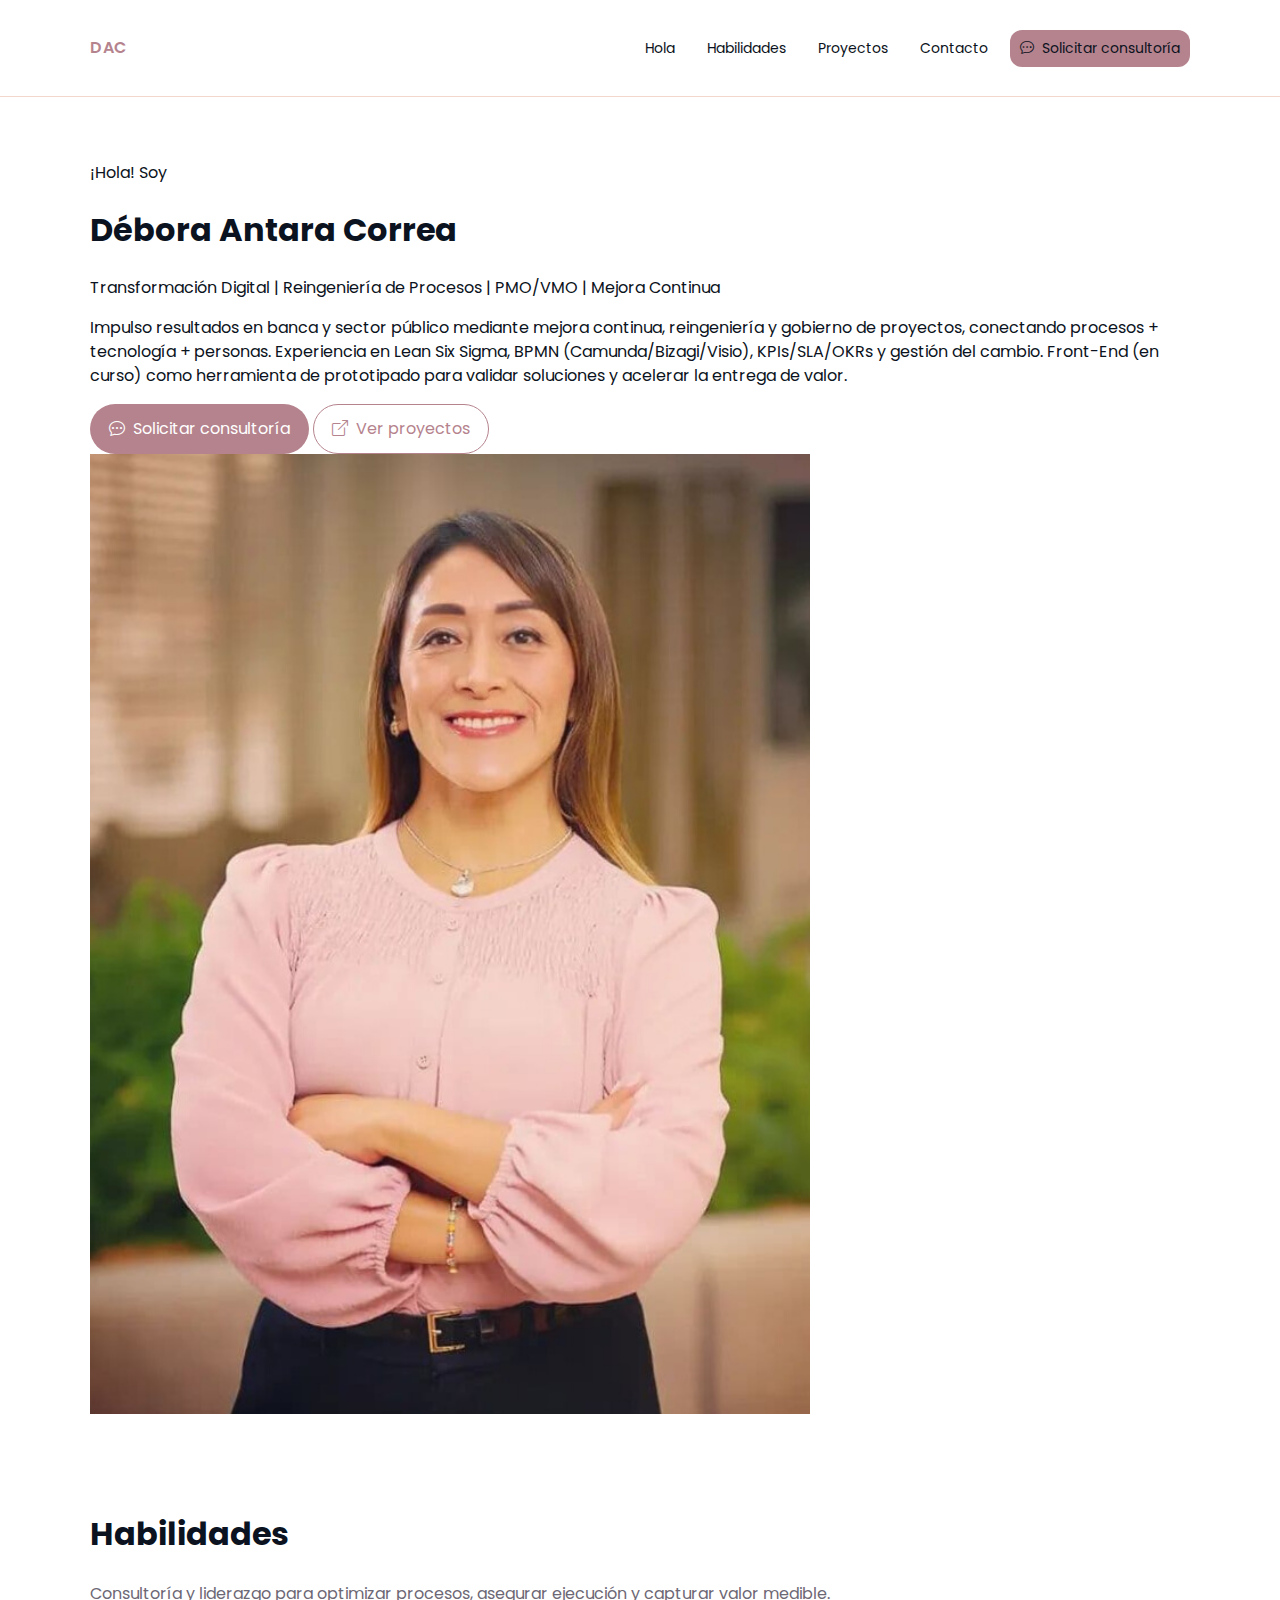
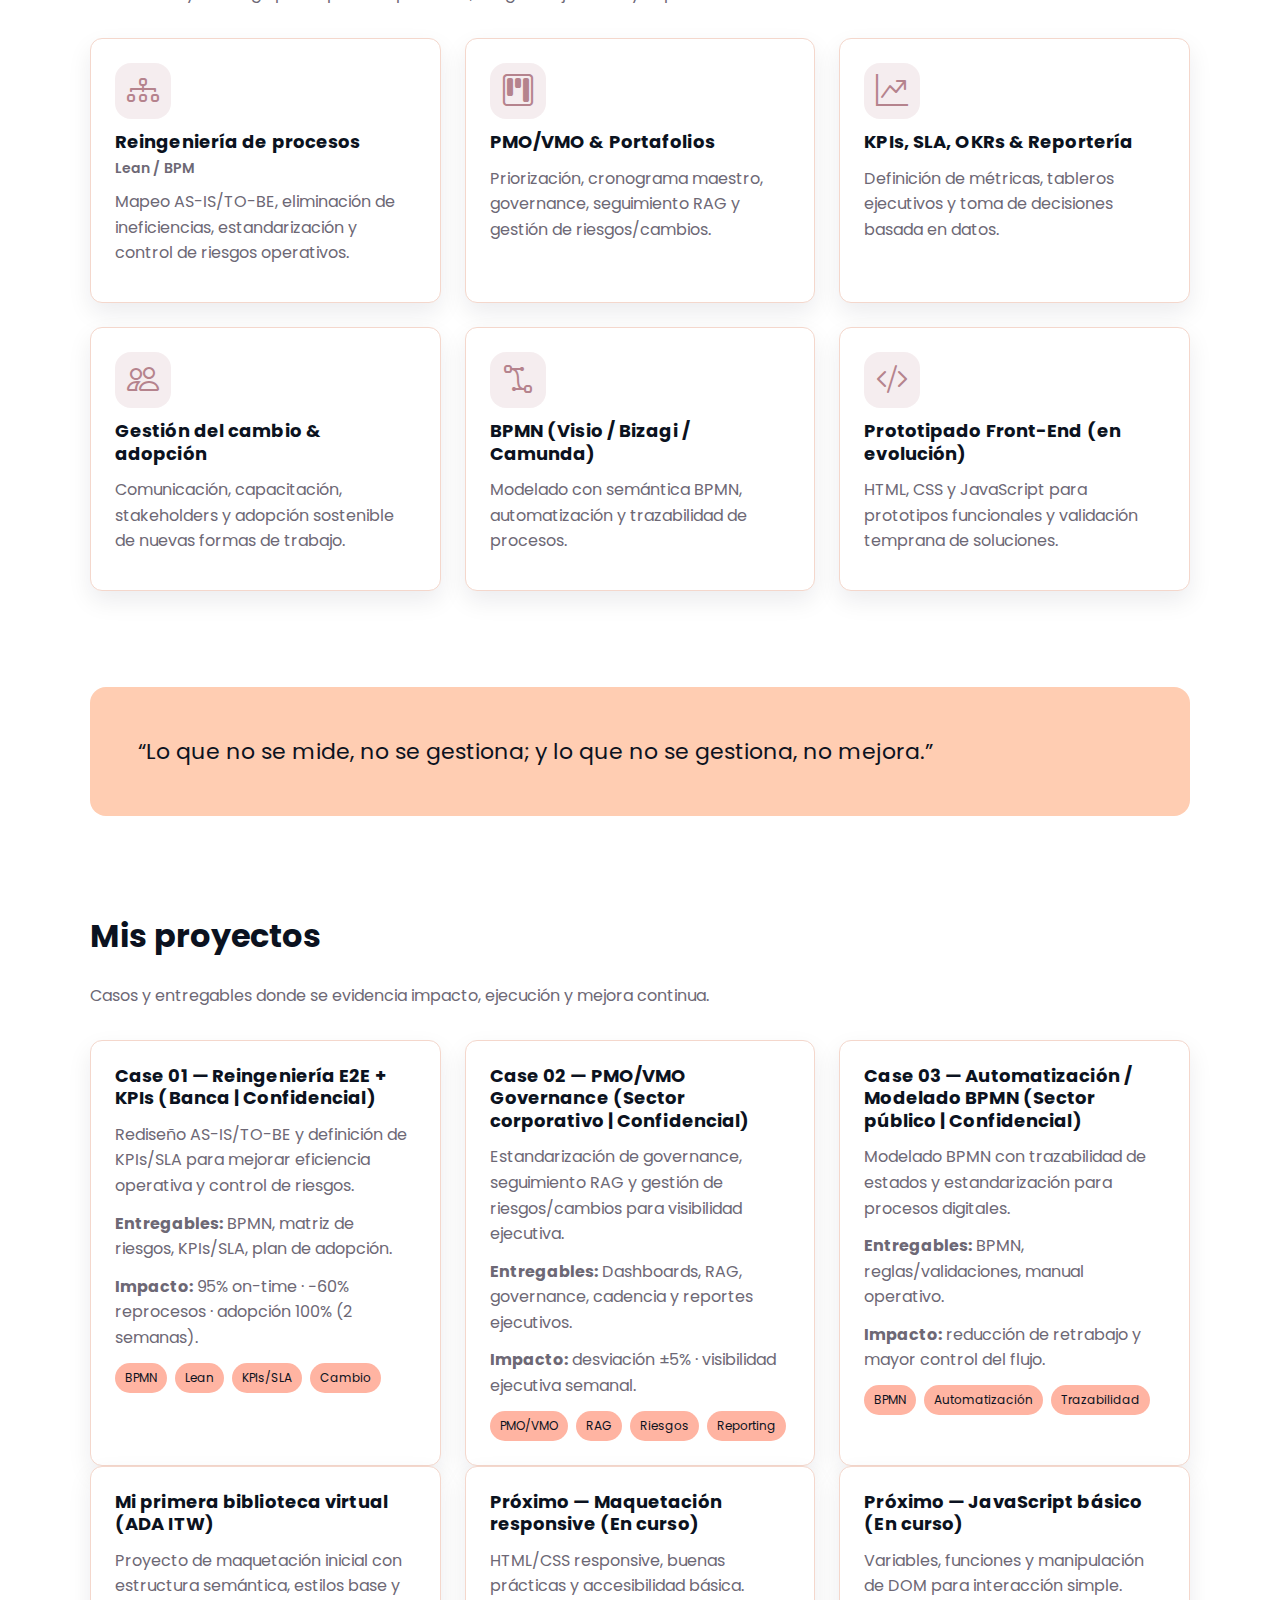
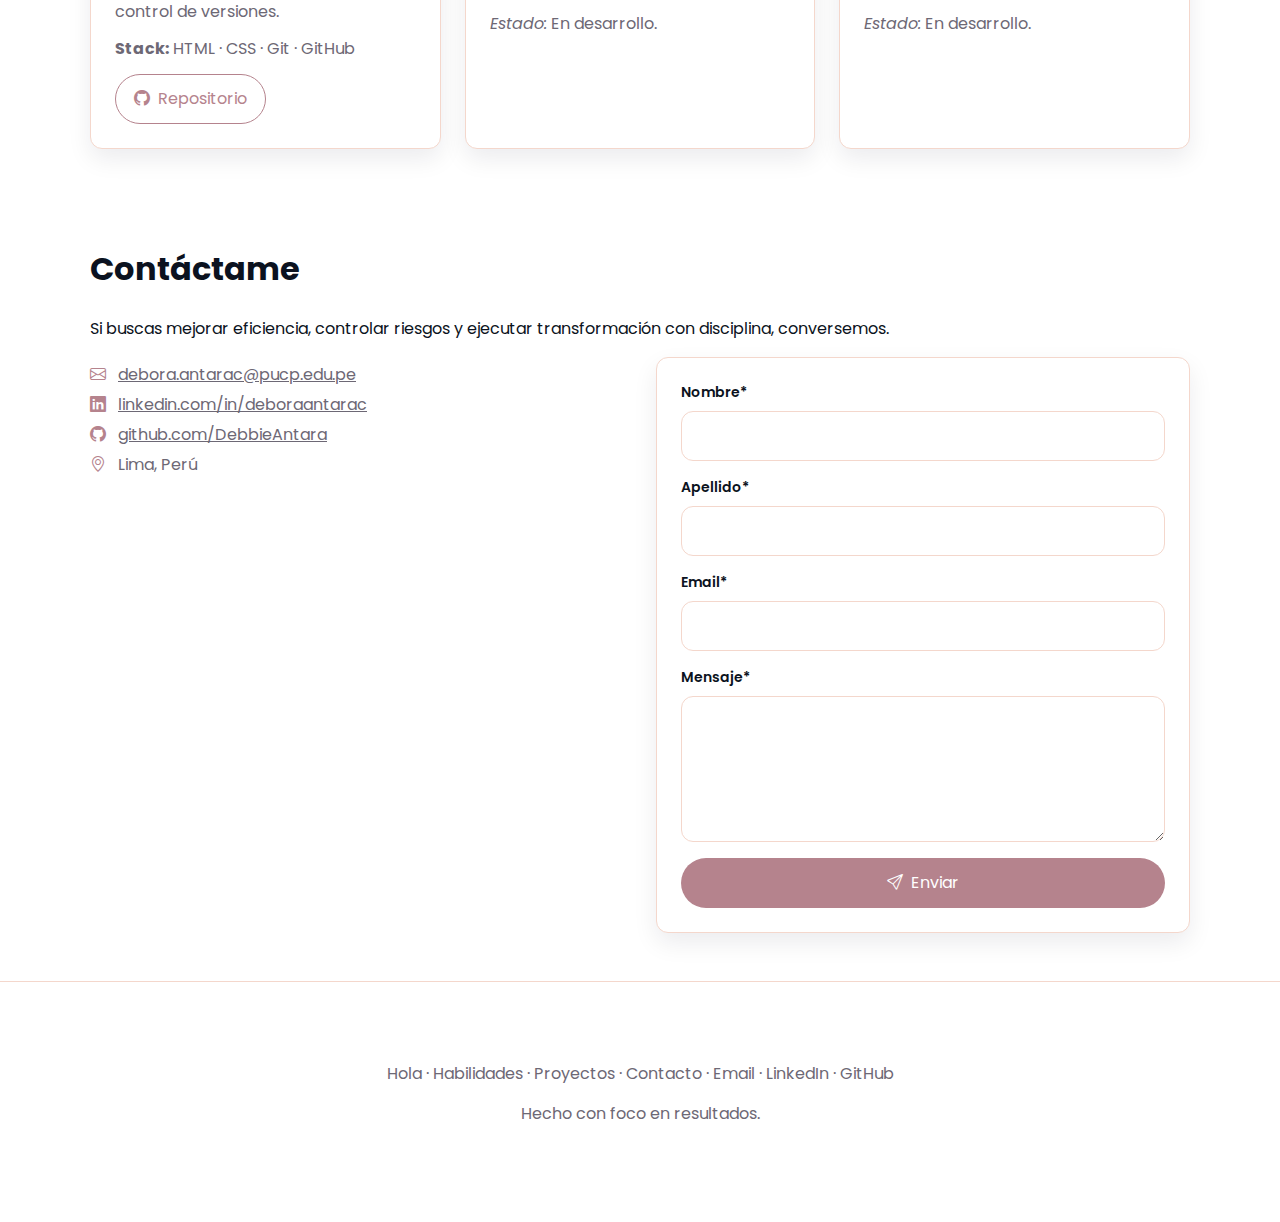
<file: index.html>
<!doctype html>
<html lang="es">
<head>
  <!-- Básicos -->
  <meta charset="utf-8">
  <meta name="viewport" content="width=device-width, initial-scale=1">
  <title>Débora Antara Correa — Portafolio</title>
  <meta name="description" content="Transformación Digital, Reingeniería de Procesos y PMO/VMO. Portafolio profesional y proyectos Front-End.">
  <meta name="author" content="Débora Antara Correa">
  <meta name="robots" content="index, follow">
  <link rel="canonical" href="https://deboraantara.ltconsulting-group.com/">

  <!-- Open Graph (preview al compartir link) -->
  <meta property="og:title" content="Débora Antara Correa — Portafolio">
  <meta property="og:description" content="Transformación Digital, Reingeniería de Procesos y PMO/VMO.">
  <meta property="og:type" content="website">
  <meta property="og:url" content="https://deboraantara.ltconsulting-group.com/">
  <meta property="og:image" content="https://deboraantara.ltconsulting-group.com/assets/og/og-cover.png">
  <meta property="og:image:secure_url" content="https://deboraantara.ltconsulting-group.com/assets/og/og-cover.png">
  <meta property="og:image:type" content="image/png">
  <meta property="og:image:width" content="1200">
  <meta property="og:image:height" content="630">
  <meta property="og:image:alt" content="Portafolio de Débora Antara Correa">
  <meta property="og:locale" content="es_PE">
  <meta property="og:site_name" content="Débora Antara Correa — Portafolio">

  <!-- Iconos / color del navegador -->
  <link rel="icon" type="image/png" sizes="16x16" href="assets/icons/favicon-16x16.png">
  <link rel="icon" type="image/png" sizes="32x32" href="assets/icons/favicon-32x32.png">
  <meta name="theme-color" content="#B5838D">

  <!-- Fuentes + Bootstrap Icons -->
  <link rel="preconnect" href="https://fonts.googleapis.com">
  <link rel="preconnect" href="https://fonts.gstatic.com" crossorigin>
  <link href="https://fonts.googleapis.com/css2?family=Poppins:wght@400;600&display=swap" rel="stylesheet">
  <link rel="stylesheet" href="https://cdn.jsdelivr.net/npm/bootstrap-icons@1.11.3/font/bootstrap-icons.css">

  <!-- CSS (tokens primero) -->
  <link rel="stylesheet" href="css/tokens.css">
  <link rel="stylesheet" href="css/styles.css">
</head>

<body>
  <!-- Accesibilidad: salto directo al contenido -->
  <a class="skip-link" href="#contenido">Saltar al contenido</a>

  <!-- Navbar (sticky + menú móvil) -->
  <header class="navbar">
    <div class="container inner">
      <a class="brand" href="#hola" aria-label="Inicio">DAC</a>

      <!-- Botón menú móvil -->
      <button class="nav-toggle" type="button" aria-label="Abrir menú" aria-expanded="false" aria-controls="menu">
        <i class="bi bi-list" aria-hidden="true"></i>
      </button>

      <!-- Menú principal -->
      <nav id="menu" class="menu" aria-label="Principal">
        <a href="#hola">Hola</a>
        <a href="#especialidades">Habilidades</a>
        <a href="#proyectos">Proyectos</a>
        <a href="#contacto">Contacto</a>

        <a class="cta" href="#contacto" aria-label="Solicitar consultoría">
          <i class="bi bi-chat-dots" aria-hidden="true"></i> Solicitar consultoría
        </a>
      </nav>
    </div>
  </header>

  <main id="contenido">
    <!-- Hero (presentación + CTA) -->
    <section id="hola" class="container hero" aria-labelledby="hero-title">
      <div class="txt">
        <p class="hi">¡Hola! Soy</p>
        <h1 id="hero-title">Débora Antara Correa</h1>
        <p class="sub">Transformación Digital | Reingeniería de Procesos | PMO/VMO | Mejora Continua</p>

        <p class="lead">
          Impulso resultados en banca y sector público mediante mejora continua, reingeniería y gobierno de proyectos,
          conectando procesos + tecnología + personas. Experiencia en Lean Six Sigma, BPMN (Camunda/Bizagi/Visio),
          KPIs/SLA/OKRs y gestión del cambio. Front-End (en curso) como herramienta de prototipado para validar
          soluciones y acelerar la entrega de valor.
        </p>

        <div class="actions">
          <a class="btn" href="#contacto">
            <i class="bi bi-chat-dots" aria-hidden="true"></i> Solicitar consultoría
          </a>
          <a class="btn outline" href="#proyectos">
            <i class="bi bi-box-arrow-up-right" aria-hidden="true"></i> Ver proyectos
          </a>
        </div>
      </div>

      <img class="photo"
           src="assets/img/debora.jpg"
           width="720" height="960"
           decoding="async" fetchpriority="high"
           alt="Débora Antara Correa – Transformación Digital y Procesos">
    </section>

    <!-- Habilidades (cards) -->
    <section id="especialidades" class="container" aria-labelledby="esp-title">
      <h2 id="esp-title" class="section-title">Habilidades</h2>
      <p class="section-lead">Consultoría y liderazgo para optimizar procesos, asegurar ejecución y capturar valor medible.</p>

      <div class="grid">
        <article class="card">
          <div class="icon"><i class="bi bi-diagram-3" aria-hidden="true"></i></div>
          <h3>
            Reingeniería de procesos
            <span class="h3-sub">Lean / BPM</span>
          </h3>
          <p>Mapeo AS-IS/TO-BE, eliminación de ineficiencias, estandarización y control de riesgos operativos.</p>
        </article>

        <article class="card">
          <div class="icon"><i class="bi bi-kanban" aria-hidden="true"></i></div>
          <h3>PMO/VMO &amp; Portafolios</h3>
          <p>Priorización, cronograma maestro, governance, seguimiento RAG y gestión de riesgos/cambios.</p>
        </article>

        <article class="card">
          <div class="icon"><i class="bi bi-graph-up-arrow" aria-hidden="true"></i></div>
          <h3>KPIs, SLA, OKRs &amp; Reportería</h3>
          <p>Definición de métricas, tableros ejecutivos y toma de decisiones basada en datos.</p>
        </article>

        <article class="card">
          <div class="icon"><i class="bi bi-people" aria-hidden="true"></i></div>
          <h3>Gestión del cambio &amp; adopción</h3>
          <p>Comunicación, capacitación, stakeholders y adopción sostenible de nuevas formas de trabajo.</p>
        </article>

        <article class="card">
          <div class="icon"><i class="bi bi-bezier2" aria-hidden="true"></i></div>
          <h3>BPMN (Visio / Bizagi / Camunda)</h3>
          <p>Modelado con semántica BPMN, automatización y trazabilidad de procesos.</p>
        </article>

        <article class="card">
          <div class="icon"><i class="bi bi-code-slash" aria-hidden="true"></i></div>
          <h3>Prototipado Front-End (en evolución)</h3>
          <p>HTML, CSS y JavaScript para prototipos funcionales y validación temprana de soluciones.</p>
        </article>
      </div>
    </section>

    <!-- Cita (mensaje corto) -->
    <section id="cita" class="container">
      <blockquote class="quote">“Lo que no se mide, no se gestiona; y lo que no se gestiona, no mejora.”</blockquote>
    </section>

    <!-- Proyectos (consultoría + front-end) -->
    <section id="proyectos" class="container" aria-labelledby="proy-title">
      <h2 id="proy-title" class="section-title">Mis proyectos</h2>
      <p class="section-lead">Casos y entregables donde se evidencia impacto, ejecución y mejora continua.</p>

      <div class="grid">
        <article class="card">
          <h3>Case 01 — Reingeniería E2E + KPIs (Banca | Confidencial)</h3>
          <p>Rediseño AS-IS/TO-BE y definición de KPIs/SLA para mejorar eficiencia operativa y control de riesgos.</p>
          <p><strong>Entregables:</strong> BPMN, matriz de riesgos, KPIs/SLA, plan de adopción.</p>
          <p><strong>Impacto:</strong> 95% on-time · −60% reprocesos · adopción 100% (2 semanas).</p>
          <div class="chips">
            <span class="chip">BPMN</span><span class="chip">Lean</span><span class="chip">KPIs/SLA</span><span class="chip">Cambio</span>
          </div>
        </article>

        <article class="card">
          <h3>Case 02 — PMO/VMO Governance (Sector corporativo | Confidencial)</h3>
          <p>Estandarización de governance, seguimiento RAG y gestión de riesgos/cambios para visibilidad ejecutiva.</p>
          <p><strong>Entregables:</strong> Dashboards, RAG, governance, cadencia y reportes ejecutivos.</p>
          <p><strong>Impacto:</strong> desviación ±5% · visibilidad ejecutiva semanal.</p>
          <div class="chips">
            <span class="chip">PMO/VMO</span><span class="chip">RAG</span><span class="chip">Riesgos</span><span class="chip">Reporting</span>
          </div>
        </article>

        <article class="card">
          <h3>Case 03 — Automatización / Modelado BPMN (Sector público | Confidencial)</h3>
          <p>Modelado BPMN con trazabilidad de estados y estandarización para procesos digitales.</p>
          <p><strong>Entregables:</strong> BPMN, reglas/validaciones, manual operativo.</p>
          <p><strong>Impacto:</strong> reducción de retrabajo y mayor control del flujo.</p>
          <div class="chips">
            <span class="chip">BPMN</span><span class="chip">Automatización</span><span class="chip">Trazabilidad</span>
          </div>
        </article>
      </div>

      <div class="grid">
        <article class="card">
          <h3>Mi primera biblioteca virtual (ADA ITW)</h3>
          <p>Proyecto de maquetación inicial con estructura semántica, estilos base y control de versiones.</p>
          <p><strong>Stack:</strong> HTML · CSS · Git · GitHub</p>
          <div class="actions">
            <a class="btn outline"
               href="https://github.com/DebbieAntara/MI-PRIMERA-BIBLIOTECA-VIRTUAL"
               target="_blank" rel="noopener noreferrer">
              <i class="bi bi-github" aria-hidden="true"></i> Repositorio
            </a>
          </div>
        </article>

        <article class="card">
          <h3>Próximo — Maquetación responsive (En curso)</h3>
          <p>HTML/CSS responsive, buenas prácticas y accesibilidad básica.</p>
          <p><em>Estado:</em> En desarrollo.</p>
        </article>

        <article class="card">
          <h3>Próximo — JavaScript básico (En curso)</h3>
          <p>Variables, funciones y manipulación de DOM para interacción simple.</p>
          <p><em>Estado:</em> En desarrollo.</p>
        </article>
      </div>
    </section>

    <!-- Contacto (lista + formulario demo) -->
    <section id="contacto" class="container" aria-labelledby="contact-title">
      <h2 id="contact-title" class="section-title">Contáctame</h2>
      <p>Si buscas mejorar eficiencia, controlar riesgos y ejecutar transformación con disciplina, conversemos.</p>

      <div class="contact-grid">
        <div class="contact-list">
          <p><i class="bi bi-envelope" aria-hidden="true"></i>
            <a href="mailto:debora.antarac@pucp.edu.pe">debora.antarac@pucp.edu.pe</a>
          </p>
          <p><i class="bi bi-linkedin" aria-hidden="true"></i>
            <a href="https://www.linkedin.com/in/deboraantarac" target="_blank" rel="noopener noreferrer">
              linkedin.com/in/deboraantarac
            </a>
          </p>
          <p><i class="bi bi-github" aria-hidden="true"></i>
            <a href="https://github.com/DebbieAntara" target="_blank" rel="noopener noreferrer">
              github.com/DebbieAntara
            </a>
          </p>
          <p><i class="bi bi-geo-alt" aria-hidden="true"></i> Lima, Perú</p>
        </div>

        <form class="contact-form" action="#" method="post">
          <div class="form-row">
            <label for="nombre">Nombre*</label>
            <input id="nombre" name="nombre" type="text" autocomplete="given-name" required>
          </div>

          <div class="form-row">
            <label for="apellido">Apellido*</label>
            <input id="apellido" name="apellido" type="text" autocomplete="family-name" required>
          </div>

          <div class="form-row">
            <label for="email">Email*</label>
            <input id="email" name="email" type="email" autocomplete="email" required>
          </div>

          <div class="form-row">
            <label for="mensaje">Mensaje*</label>
            <textarea id="mensaje" name="mensaje" rows="5" required></textarea>
          </div>

          <button class="btn" type="submit">
            <i class="bi bi-send" aria-hidden="true"></i> Enviar
          </button>
        </form>
      </div>
    </section>
  </main>

  <!-- Footer (links + cierre) -->
  <footer class="footer">
    <div class="container">
      <nav class="footer-nav" aria-label="Secundario">
        <a href="#hola">Hola</a> ·
        <a href="#especialidades">Habilidades</a> ·
        <a href="#proyectos">Proyectos</a> ·
        <a href="#contacto">Contacto</a> ·
        <a href="mailto:debora.antarac@pucp.edu.pe">Email</a> ·
        <a href="https://www.linkedin.com/in/deboraantarac" target="_blank" rel="noopener noreferrer">LinkedIn</a> ·
        <a href="https://github.com/DebbieAntara" target="_blank" rel="noopener noreferrer">GitHub</a>
      </nav>
      <p>Hecho con foco en resultados.</p>
    </div>
  </footer>

  <!-- JS mínimo: menú móvil -->
  <script>
    const btn = document.querySelector('.nav-toggle');
    const menu = document.querySelector('#menu');

    if(btn && menu){
      const links = menu.querySelectorAll('a');

      function setOpen(state){
        menu.classList.toggle('is-open', state);
        btn.setAttribute('aria-expanded', state ? 'true' : 'false');
        btn.setAttribute('aria-label', state ? 'Cerrar menú' : 'Abrir menú');
        btn.innerHTML = state
          ? '<i class="bi bi-x-lg" aria-hidden="true"></i>'
          : '<i class="bi bi-list" aria-hidden="true"></i>';
      }

      btn.addEventListener('click', () => setOpen(!menu.classList.contains('is-open')));
      links.forEach(a => a.addEventListener('click', () => setOpen(false)));
      document.addEventListener('keydown', (e) => { if(e.key === 'Escape') setOpen(false); });
    }
  </script>
</body>
</html>
</file>
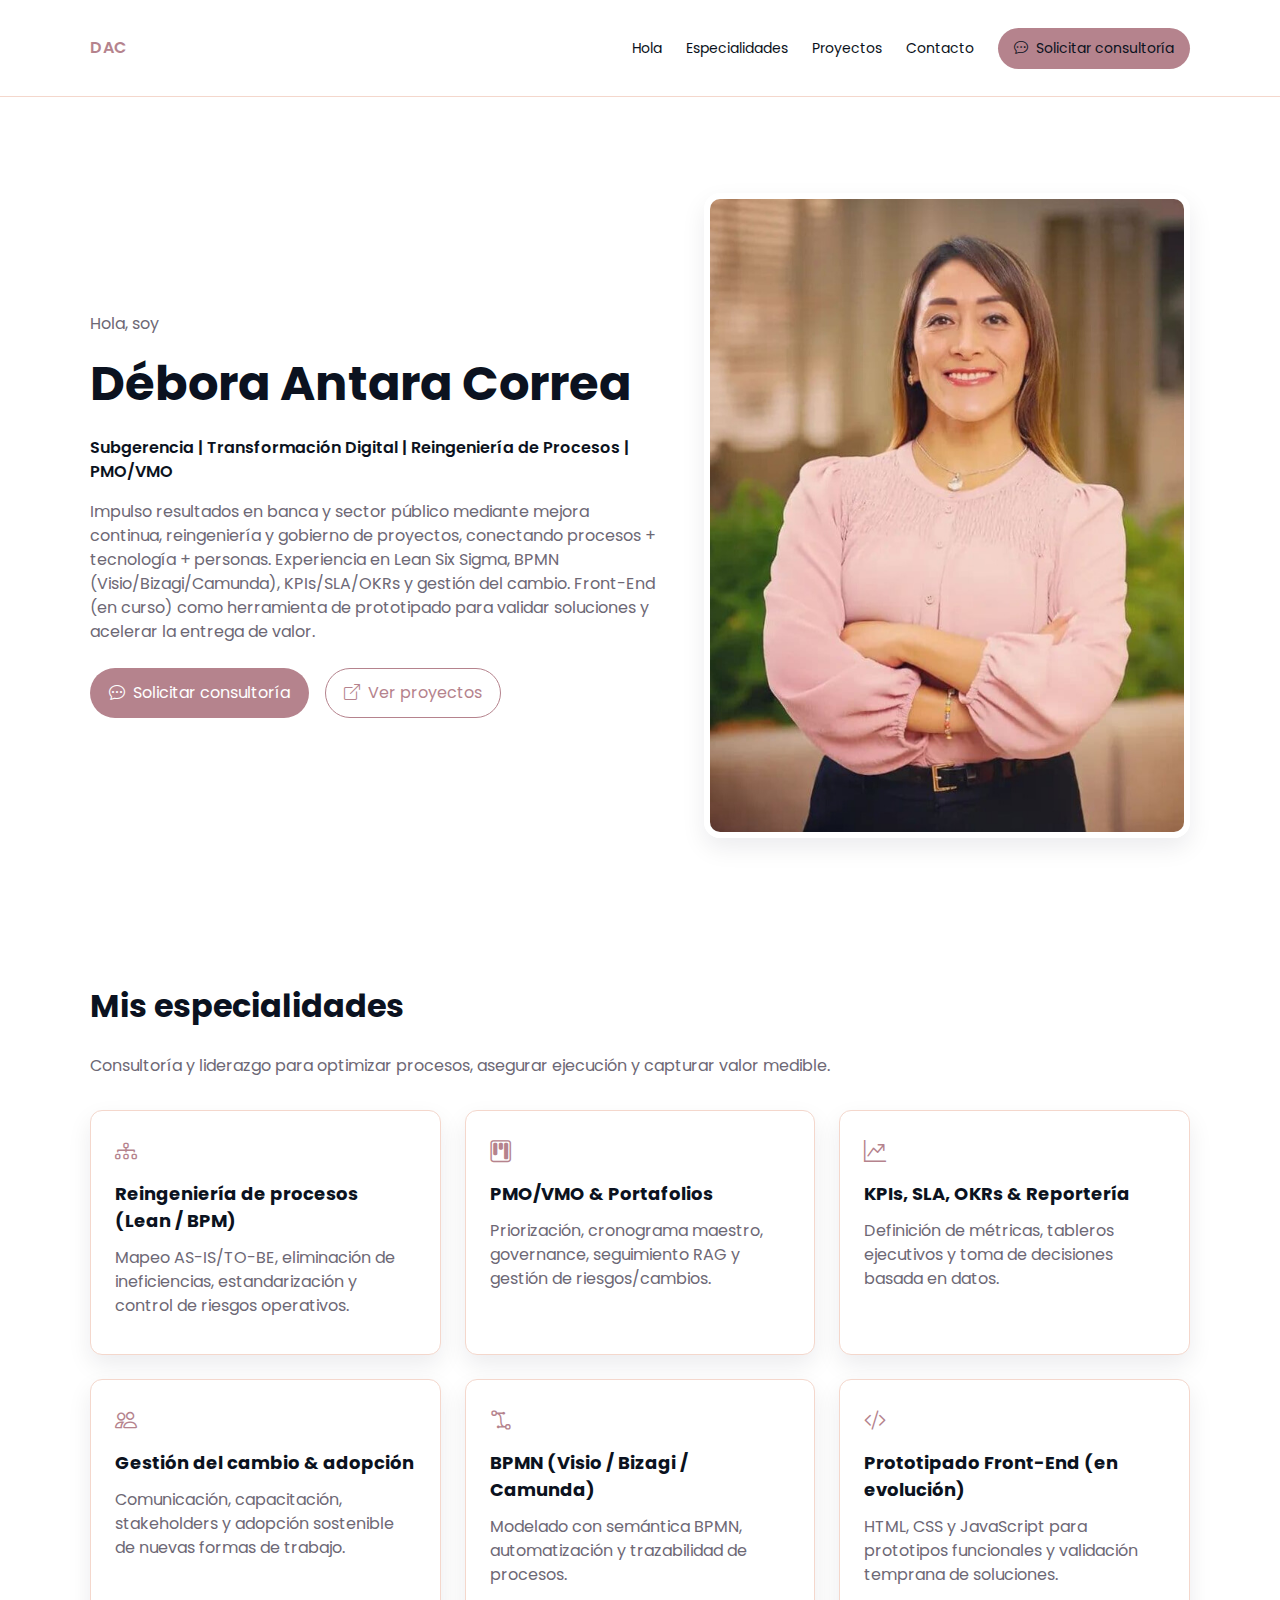
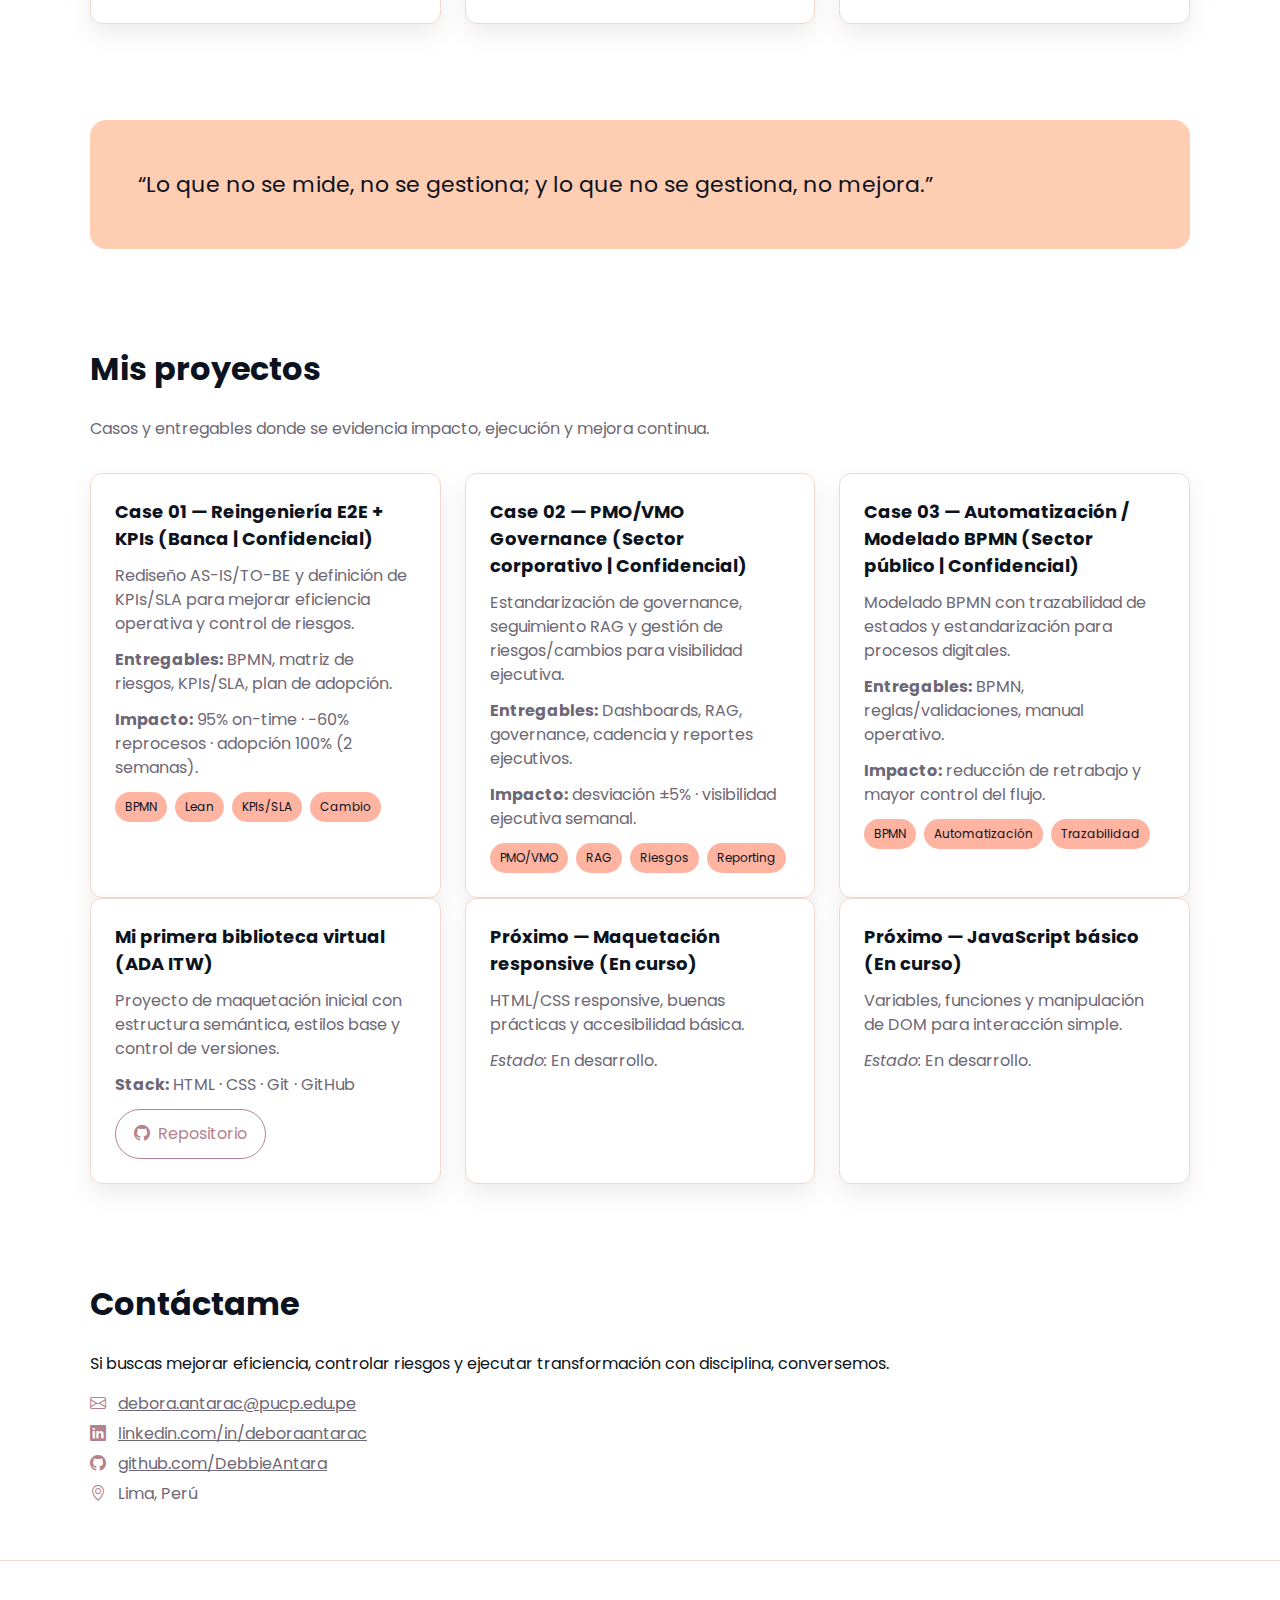
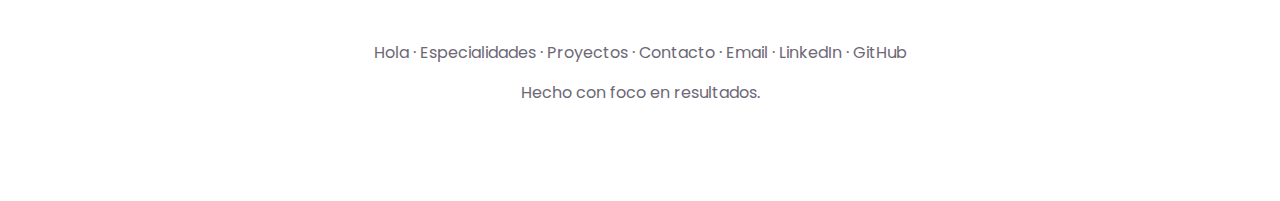
<file: debora-antara-portfolio/index.html>
<!doctype html>
<html lang="es">
<head>
  <!-- Meta base -->
  <meta charset="utf-8">
  <meta name="viewport" content="width=device-width, initial-scale=1">
  <title>Débora Antara Correa — Portafolio</title>
  <meta name="description" content="Transformación Digital, Reingeniería de Procesos y PMO/VMO. Portafolio profesional y proyectos Front-End.">

  <!-- Open Graph -->
  <meta property="og:title" content="Débora Antara Correa — Portafolio">
  <meta property="og:description" content="Transformación Digital, Reingeniería de Procesos y PMO/VMO.">
  <meta property="og:image" content="assets/og/og-cover.png">
  <meta property="og:type" content="website">
  <meta property="og:url" content="https://deboraantara.ltconsulting-group.com/">

  <!-- Favicon -->
  <link rel="icon" type="image/png" sizes="16x16" href="assets/icons/favicon-16x16.png">
  <link rel="icon" type="image/png" sizes="32x32" href="assets/icons/favicon-32x32.png">
  <meta name="theme-color" content="#B5838D">

  <!-- Fuentes + Bootstrap Icons -->
  <link href="https://fonts.googleapis.com/css2?family=Poppins:wght@400;600&display=swap" rel="stylesheet">
  <link rel="stylesheet" href="https://cdn.jsdelivr.net/npm/bootstrap-icons@1.11.3/font/bootstrap-icons.css">

  <!-- CSS (tokens primero) -->
  <link rel="stylesheet" href="css/tokens.css">
  <link rel="stylesheet" href="css/styles.css">
</head>

<body>
  <!-- NAVBAR -->
  <header class="navbar">
    <div class="container inner">
      <a class="brand" href="#hola" aria-label="Inicio">DAC</a>
      <nav class="menu" aria-label="Principal">
        <a href="#hola">Hola</a>
        <a href="#especialidades">Especialidades</a>
        <a href="#proyectos">Proyectos</a>
        <a href="#contacto">Contacto</a>
        <a class="cta" href="#contacto" aria-label="Solicitar consultoría">
          <i class="bi bi-chat-dots" aria-hidden="true"></i> Solicitar consultoría
        </a>
      </nav>
    </div>
  </header>

  <main id="contenido">
    <!-- HERO -->
    <section id="hola" class="container hero" aria-labelledby="hero-title">
      <div class="txt">
        <p class="hi">Hola, soy</p>
        <h1 id="hero-title">Débora Antara Correa</h1>
        <p class="sub">Subgerencia | Transformación Digital | Reingeniería de Procesos | PMO/VMO</p>
        <p class="lead">
          Impulso resultados en banca y sector público mediante mejora continua, reingeniería y gobierno de proyectos,
          conectando procesos + tecnología + personas. Experiencia en Lean Six Sigma, BPMN (Visio/Bizagi/Camunda),
          KPIs/SLA/OKRs y gestión del cambio. Front-End (en curso) como herramienta de prototipado para validar
          soluciones y acelerar la entrega de valor.
        </p>
        <div class="actions">
          <a class="btn" href="#contacto"><i class="bi bi-chat-dots" aria-hidden="true"></i> Solicitar consultoría</a>
          <a class="btn outline" href="#proyectos"><i class="bi bi-box-arrow-up-right" aria-hidden="true"></i> Ver proyectos</a>
        </div>
      </div>

      <img class="photo" src="assets/img/debora.jpg"
           alt="Débora Antara Correa – Transformación Digital y Procesos">
    </section>

    <!-- ESPECIALIDADES -->
    <section id="especialidades" class="container" aria-labelledby="esp-title">
      <h2 id="esp-title" class="section-title">Mis especialidades</h2>
      <p class="section-lead">Consultoría y liderazgo para optimizar procesos, asegurar ejecución y capturar valor medible.</p>

      <div class="grid">
        <article class="card">
          <div class="icon"><i class="bi bi-diagram-3" aria-hidden="true"></i></div>
          <h3>Reingeniería de procesos (Lean / BPM)</h3>
          <p>Mapeo AS-IS/TO-BE, eliminación de ineficiencias, estandarización y control de riesgos operativos.</p>
        </article>

        <article class="card">
          <div class="icon"><i class="bi bi-kanban" aria-hidden="true"></i></div>
          <h3>PMO/VMO &amp; Portafolios</h3>
          <p>Priorización, cronograma maestro, governance, seguimiento RAG y gestión de riesgos/cambios.</p>
        </article>

        <article class="card">
          <div class="icon"><i class="bi bi-graph-up-arrow" aria-hidden="true"></i></div>
          <h3>KPIs, SLA, OKRs &amp; Reportería</h3>
          <p>Definición de métricas, tableros ejecutivos y toma de decisiones basada en datos.</p>
        </article>

        <article class="card">
          <div class="icon"><i class="bi bi-people" aria-hidden="true"></i></div>
          <h3>Gestión del cambio &amp; adopción</h3>
          <p>Comunicación, capacitación, stakeholders y adopción sostenible de nuevas formas de trabajo.</p>
        </article>

        <article class="card">
          <div class="icon"><i class="bi bi-bezier2" aria-hidden="true"></i></div>
          <h3>BPMN (Visio / Bizagi / Camunda)</h3>
          <p>Modelado con semántica BPMN, automatización y trazabilidad de procesos.</p>
        </article>

        <article class="card">
          <div class="icon"><i class="bi bi-code-slash" aria-hidden="true"></i></div>
          <h3>Prototipado Front-End (en evolución)</h3>
          <p>HTML, CSS y JavaScript para prototipos funcionales y validación temprana de soluciones.</p>
        </article>
      </div>
    </section>

    <!-- CITA -->
    <section id="cita" class="container">
      <blockquote class="quote">“Lo que no se mide, no se gestiona; y lo que no se gestiona, no mejora.”</blockquote>
    </section>

    <!-- PROYECTOS -->
    <section id="proyectos" class="container" aria-labelledby="proy-title">
      <h2 id="proy-title" class="section-title">Mis proyectos</h2>
      <p class="section-lead">Casos y entregables donde se evidencia impacto, ejecución y mejora continua.</p>

      <!-- Bloque consultoría (confidencial) -->
      <div class="grid">
        <article class="card">
          <h3>Case 01 — Reingeniería E2E + KPIs (Banca | Confidencial)</h3>
          <p>Rediseño AS-IS/TO-BE y definición de KPIs/SLA para mejorar eficiencia operativa y control de riesgos.</p>
          <p><strong>Entregables:</strong> BPMN, matriz de riesgos, KPIs/SLA, plan de adopción.</p>
          <p><strong>Impacto:</strong> 95% on-time · −60% reprocesos · adopción 100% (2 semanas).</p>
          <div class="chips">
            <span class="chip">BPMN</span><span class="chip">Lean</span><span class="chip">KPIs/SLA</span><span class="chip">Cambio</span>
          </div>
        </article>

        <article class="card">
          <h3>Case 02 — PMO/VMO Governance (Sector corporativo | Confidencial)</h3>
          <p>Estandarización de governance, seguimiento RAG y gestión de riesgos/cambios para visibilidad ejecutiva.</p>
          <p><strong>Entregables:</strong> Dashboards, RAG, governance, cadencia y reportes ejecutivos.</p>
          <p><strong>Impacto:</strong> desviación ±5% · visibilidad ejecutiva semanal.</p>
          <div class="chips">
            <span class="chip">PMO/VMO</span><span class="chip">RAG</span><span class="chip">Riesgos</span><span class="chip">Reporting</span>
          </div>
        </article>

        <article class="card">
          <h3>Case 03 — Automatización / Modelado BPMN (Sector público | Confidencial)</h3>
          <p>Modelado BPMN con trazabilidad de estados y estandarización para procesos digitales.</p>
          <p><strong>Entregables:</strong> BPMN, reglas/validaciones, manual operativo.</p>
          <p><strong>Impacto:</strong> reducción de retrabajo y mayor control del flujo.</p>
          <div class="chips">
            <span class="chip">BPMN</span><span class="chip">Automatización</span><span class="chip">Trazabilidad</span>
          </div>
        </article>
      </div>

      <!-- Bloque Front-End (ADA ITW) -->
      <div class="grid">
        <article class="card">
          <h3>Mi primera biblioteca virtual (ADA ITW)</h3>
          <p>Proyecto de maquetación inicial con estructura semántica, estilos base y control de versiones.</p>
          <p><strong>Stack:</strong> HTML · CSS · Git · GitHub</p>
          <div class="actions">
            <a class="btn outline" href="https://github.com/DebbieAntara/MI-PRIMERA-BIBLIOTECA-VIRTUAL" target="_blank" rel="noopener">
              <i class="bi bi-github" aria-hidden="true"></i> Repositorio
            </a>
          </div>
        </article>

        <article class="card">
          <h3>Próximo — Maquetación responsive (En curso)</h3>
          <p>HTML/CSS responsive, buenas prácticas y accesibilidad básica.</p>
          <p><em>Estado:</em> En desarrollo.</p>
        </article>

        <article class="card">
          <h3>Próximo — JavaScript básico (En curso)</h3>
          <p>Variables, funciones y manipulación de DOM para interacción simple.</p>
          <p><em>Estado:</em> En desarrollo.</p>
        </article>
      </div>
    </section>

    <!-- CONTACTO -->
    <section id="contacto" class="container" aria-labelledby="contact-title">
      <h2 id="contact-title" class="section-title">Contáctame</h2>
      <p>Si buscas mejorar eficiencia, controlar riesgos y ejecutar transformación con disciplina, conversemos.</p>

      <div class="contact-list">
        <p><i class="bi bi-envelope" aria-hidden="true"></i>
          <a href="mailto:debora.antarac@pucp.edu.pe">debora.antarac@pucp.edu.pe</a>
        </p>

        <p><i class="bi bi-linkedin" aria-hidden="true"></i>
          <a href="https://www.linkedin.com/in/deboraantarac" target="_blank" rel="noopener"
             aria-label="LinkedIn de Débora Antara Correa">linkedin.com/in/deboraantarac</a>
        </p>

        <p><i class="bi bi-github" aria-hidden="true"></i>
          <a href="https://github.com/DebbieAntara" target="_blank" rel="noopener"
             aria-label="GitHub de Débora Antara">github.com/DebbieAntara</a>
        </p>

        <p><i class="bi bi-geo-alt" aria-hidden="true"></i> Lima, Perú</p>
      </div>
    </section>
  </main>

  <!-- FOOTER -->
  <footer class="footer">
    <div class="container">
      <nav class="footer-nav" aria-label="Secundario">
        <a href="#hola">Hola</a> ·
        <a href="#especialidades">Especialidades</a> ·
        <a href="#proyectos">Proyectos</a> ·
        <a href="#contacto">Contacto</a> ·
        <a href="mailto:debora.antarac@pucp.edu.pe">Email</a> ·
        <a href="https://www.linkedin.com/in/deboraantarac" target="_blank" rel="noopener">LinkedIn</a> ·
        <a href="https://github.com/DebbieAntara" target="_blank" rel="noopener">GitHub</a>
      </nav>
      <p>Hecho con foco en resultados.</p>
    </div>
  </footer>
</body>
</html>
</file>
<file: css/tokens.css>
:root{
  /* =========================
     Paleta (pastel + tinta)
     ========================= */
  --ink: #0B1220;        /* texto principal / títulos */
  --slate: #6D6875;      /* texto secundario */
  --mauve: #B5838D;      /* brand / CTA */
  --rose: #E5989B;       /* hover / acento */
  --peach: #FFB4A2;      /* chips */
  --apricot: #FFCDB2;    /* fondos suaves */
  --white: #FFFFFF;

  /* =========================
     Mapeo de uso (UI tokens)
     ========================= */
  --bg: var(--white);
  --text: var(--ink);
  --muted: var(--slate);
  --primary: var(--mauve);
  --primary-hover: var(--rose);
  --card: var(--white);
  --separator: #F4D7CC;

  /* =========================
     Transparencias (para no hardcodear rgba)
     ========================= */
  --primary-10: rgba(181,131,141,.10);
  --primary-12: rgba(181,131,141,.12);
  --primary-14: rgba(181,131,141,.14);
  --primary-35: rgba(181,131,141,.35);
  --primary-45: rgba(181,131,141,.45);
  --ink-10: rgba(11,18,32,.10);

  /* =========================
     Tipografía
     ========================= */
  --font-sans: "Poppins", system-ui, -apple-system, Segoe UI, Roboto, Arial, sans-serif;

  /* =========================
     Tamaños de fuente
     ========================= */
  --fs-hero: clamp(28px, 5vw, 48px);
  --fs-h2: clamp(22px, 3.2vw, 32px);
  --fs-body: 16px;
  --fs-small: 14px;

  /* =========================
     Espaciado
     ========================= */
  --space-1: 8px;
  --space-2: 12px;
  --space-3: 16px;
  --space-4: 24px;
  --space-5: 32px;
  --space-6: 48px;

  /* =========================
     Radios + sombras
     ========================= */
  --radius-md: 12px;
  --radius-lg: 16px;
  --shadow-md: 0 10px 24px rgba(11,18,32,.08);
  --shadow-hover: 0 14px 34px rgba(11,18,32,.10);

  /* =========================
     Accesibilidad
     ========================= */
  --focus-ring: var(--primary-45);
}
</file>
<file: css/styles.css>
/* =========================================================
   Base + accesibilidad
   ========================================================= */
*{ box-sizing: border-box; }

html{ scroll-behavior: smooth; }

@media (prefers-reduced-motion: reduce){
  html{ scroll-behavior: auto; }
  *{ transition: none !important; }
}

body{
  margin:0;
  font-family: var(--font-sans);
  font-size: var(--fs-body);
  color: var(--text);
  background: var(--bg);
  line-height: 1.5;
}

img{ max-width:100%; display:block; height:auto; }
a{ color: inherit; text-decoration: none; }

button{ font: inherit; cursor: pointer; }

a:focus-visible,
button:focus-visible,
input:focus-visible,
textarea:focus-visible{
  outline: 2px solid var(--focus-ring);
  outline-offset: 2px;
}

/* Sticky navbar: espacio para anchors */
section[id]{ scroll-margin-top: 90px; }

/* Skip link */
.skip-link{
  position:absolute;
  left:-999px;
  top:12px;
  background: var(--white);
  border:1px solid var(--separator);
  padding:10px 12px;
  border-radius: 12px;
  box-shadow: var(--shadow-md);
}
.skip-link:focus{ left:12px; z-index: 999; }

/* =========================================================
   Layout
   ========================================================= */
.container{
  width: min(1100px, 92%);
  margin-inline: auto;
  padding-block: var(--space-6);
}

/* =========================================================
   Navbar
   ========================================================= */
.navbar{
  position: sticky;
  top: 0;
  z-index: 20;
  background: var(--white);
  border-bottom: 1px solid var(--separator);
}

.navbar .inner{
  height: 64px;
  display: flex;
  align-items: center;
  justify-content: space-between;
  position: relative; /* para el menú desplegable móvil */
}

.navbar .brand{
  font-weight: 600;
  letter-spacing: .5px;
  color: var(--primary);
}

.navbar .menu{
  display:flex;
  align-items:center;
  flex-wrap:wrap;
  gap: 12px;
}

.navbar .menu a{
  font-size: var(--fs-small);
  color: var(--text);
  padding: 8px 10px;
  border-radius: 12px;
}

.navbar .menu a:hover{
  color: var(--primary);
  background: var(--primary-10);
}

/* CTA en navbar (desktop) */
.navbar .cta{
  padding: 10px 16px;
  border-radius: 999px;
  background: var(--primary);
  color:#fff;
  display:inline-flex;
  align-items:center;
  gap:8px;
  transition: background .2s ease, transform .15s ease;
}
.navbar .cta:hover{
  background: var(--primary-hover);
  transform: translateY(-1px);
}

/* Botón hamburguesa (móvil) */
.nav-toggle{
  display:none;
  background: transparent;
  border: 1px solid var(--separator);
  border-radius: 12px;
  padding: 10px 12px;
}
.nav-toggle i{ font-size: 22px; color: var(--primary); }

/* Menú móvil */
@media (max-width: 820px){
  .nav-toggle{ display:inline-flex; align-items:center; justify-content:center; }

  .navbar .menu{
    display:none;
    position:absolute;
    top:64px;
    left:0;
    right:0;
    margin: 0 4%;
    background: var(--white);
    border: 1px solid var(--separator);
    border-radius: var(--radius-md);
    padding: 12px;
    box-shadow: var(--shadow-md);
    flex-direction: column;
    align-items: stretch;
  }

  .navbar .cta{ display:none; } /* CTA queda en el Hero */
  .navbar .menu.is-open{ display:flex; }
}

/* =========================================================
   Tipografía / secciones
   ========================================================= */
.section-title{
  font-size: var(--fs-h2);
  margin: 0 0 var(--space-4);
  color: var(--ink);
}

.section-lead{
  color: var(--muted);
  margin: 0 0 var(--space-5);
}

/* =========================================================
   Hero — Responsive (mobile: texto primero, luego foto)
   ========================================================= */
@media (max-width: 900px){
  .hero{
    flex-direction: column;      /* <- clave: apila */
    align-items: stretch;
    text-align: left;
  }

  .hero .txt{
    order: 1;                    /* texto primero */
    width: 100%;
  }

  .hero .photo{
    order: 2;                    /* foto después */
    width: min(360px, 90vw);
    max-height: none;            /* evita recorte raro */
    margin: 18px auto 0;         /* centra la foto */
  }

  .hero .actions{
    justify-content: flex-start;
  }
}

/* Extra: botones en columna en pantallas mini */
@media (max-width: 520px){
  .hero .actions{
    flex-direction: column;
    align-items: stretch;
  }
  .hero .actions .btn{
    width: 100%;
  }
}

/* =========================================================
   Botones
   ========================================================= */
.btn{
  display:inline-flex;
  align-items:center;
  justify-content:center;
  gap:8px;
  padding: 12px 18px;
  border-radius:999px;
  border:1px solid transparent;
  background: var(--primary);
  color:#fff;
  transition: background .2s ease, transform .15s ease;
}

.btn:hover{
  background: var(--primary-hover);
  transform: translateY(-1px);
}

.btn.outline{
  background: transparent;
  color: var(--primary);
  border-color: var(--primary);
}

.btn.outline:hover{
  background: var(--primary-12);
}

/* =========================================================
   Grid
   ========================================================= */
.grid{
  display: grid;
  grid-template-columns: repeat(auto-fit, minmax(260px, 1fr));
  gap: var(--space-4);
}

/* =========================================================
   Cards
   ========================================================= */
.card{
  background: var(--card);
  border: 1px solid var(--separator);
  border-radius: var(--radius-md);
  padding: var(--space-4);
  box-shadow: var(--shadow-md);
  transition: transform .15s ease, box-shadow .2s ease, border-color .2s ease;
}

.card:hover{
  transform: translateY(-2px);
  border-color: var(--primary-35);
  box-shadow: var(--shadow-hover);
}

.card h3{
  margin: 0 0 var(--space-2);
  font-size: 18px;
  line-height: 1.25;
  letter-spacing: .1px;
}

.h3-sub{
  display:block;
  margin-top: 6px;
  font-size: 14px;
  color: var(--muted);
  font-weight: 600;
}

.card p{
  margin: 0 0 var(--space-2);
  color: var(--muted);
  line-height: 1.6;
}

.card .icon{
  width: 56px;
  height: 56px;
  border-radius: 16px;
  display: inline-flex;
  align-items: center;
  justify-content: center;
  background: var(--primary-14);
  color: var(--primary);
  margin-bottom: var(--space-2);
}

.card .icon i{ font-size: 32px; }

/* =========================================================
   Cita
   ========================================================= */
.quote{
  background: var(--apricot);
  color: var(--ink);
  padding: var(--space-6);
  border-radius: var(--radius-lg);
  font-size: clamp(18px, 3vw, 22px);
  margin: 0;
}

/* =========================================================
   Chips
   ========================================================= */
.chips{
  display:flex;
  gap:8px;
  flex-wrap:wrap;
  margin-top:10px;
}

.chip{
  font-size: 12px;
  padding:6px 10px;
  border-radius: 999px;
  background: var(--peach);
  color: var(--ink);
}

/* =========================================================
   Contacto (lista + formulario)
   ========================================================= */
.contact-grid{
  display: grid;
  grid-template-columns: 1fr 1fr;
  gap: var(--space-5);
  align-items: start;
}

@media (max-width: 900px){
  .contact-grid{ grid-template-columns: 1fr; }
}

.contact-list p{ margin: 6px 0; color: var(--muted); }
.contact-list i{ color: var(--primary); margin-right: 8px; }
.contact-list a{ text-decoration: underline; }
.contact-list a:hover{ color: var(--primary); }

.contact-form{
  background: var(--card);
  border: 1px solid var(--separator);
  border-radius: var(--radius-md);
  padding: var(--space-4);
  box-shadow: var(--shadow-md);
}

.form-row{
  display:flex;
  flex-direction:column;
  gap:8px;
  margin-bottom: var(--space-3);
}

.contact-form label{
  font-size: var(--fs-small);
  color: var(--ink);
  font-weight: 600;
}

input, textarea{
  font: inherit;
  padding: 12px 12px;
  border-radius: 12px;
  border: 1px solid var(--separator);
  background: var(--white);
}

/* Focus visible con teclado + focus normal con mouse/tap */
input:focus, textarea:focus{
  outline: 2px solid rgba(181,131,141,.45);
  border-color: rgba(181,131,141,.45);
}

textarea{ resize: vertical; }

.contact-form .btn{
  width: 100%;
}

/* =========================================================
   Footer
   ========================================================= */
.footer{
  padding: var(--space-5) 0;
  text-align: center;
  border-top: 1px solid var(--separator);
  color: var(--muted);
}

.footer-nav a{ color: var(--muted); }
.footer-nav a:hover{ color: var(--primary); }
</file>
<file: debora-antara-portfolio/css/tokens.css>
:root{
  /* 🎨 Paleta (versión final) */
  --ink: #0B1220;        /* texto principal / títulos */
  --slate: #6D6875;      /* texto secundario / bordes suaves */
  --mauve: #B5838D;      /* brand / CTA principal */
  --rose: #E5989B;       /* acento / hover */
  --peach: #FFB4A2;      /* separadores / chips suaves */
  --apricot: #FFCDB2;    /* fondos suaves de sección (#cita) */
  --white: #FFFFFF;      /* base / cards */

  /* Mapeo de uso */
  --bg: var(--white);
  --text: var(--ink);
  --muted: var(--slate);
  --primary: var(--mauve);
  --primary-hover: var(--rose);
  --card: var(--white);
  --separator: #F4D7CC;  /* línea muy suave (ligero del peach) */

  /* Tipografía (definida en el <head>) */
  --font-sans: "Poppins", system-ui, -apple-system, Segoe UI, Roboto, Arial, sans-serif;

  /* Tamaños de fuente */
  --fs-hero: clamp(28px, 5vw, 48px);
  --fs-h2: clamp(22px, 3.2vw, 32px);
  --fs-body: 16px;
  --fs-small: 14px;

  /* Espaciado */
  --space-1: 8px;
  --space-2: 12px;
  --space-3: 16px;
  --space-4: 24px;
  --space-5: 32px;
  --space-6: 48px;

  /* Sombra y radios (permitido) */
  --shadow-md: 0 10px 24px rgba(11,18,32,.08);
  --radius-md: 12px;
  --radius-lg: 16px;
}
</file>
<file: debora-antara-portfolio/css/styles.css>
/* ===== Base / Reset corto ===== */
*{ box-sizing: border-box; }
html{ scroll-behavior: smooth; }
body{
  margin:0;
  font-family: var(--font-sans);
  font-size: var(--fs-body);
  color: var(--text);
  background: var(--bg);
  line-height: 1.5;
}
img{ max-width:100%; display:block; height:auto; }
a{ color: inherit; text-decoration: none; }
a:focus-visible, button:focus-visible{
  outline: 2px solid var(--primary);
  outline-offset: 2px;
}

/* Anclas con navbar sticky: deja margen al hacer click en el menú */
section[id]{ scroll-margin-top: 90px; }

/* ===== Layout ===== */
.container{
  width: min(1100px, 92%);
  margin-inline: auto;
  padding-block: var(--space-6);
}

/* ===== Navbar (modelo Ada) ===== */
.navbar{
  position: sticky; top: 0; z-index: 20;
  background: var(--white);
  border-bottom: 1px solid var(--separator);
}
.navbar .inner{
  display: flex; align-items: center; justify-content: space-between;
  height: 64px;
}
.navbar .brand{
  font-weight: 600; letter-spacing: .5px;
  color: var(--primary);
}
.navbar .menu{ display:flex; align-items:center; flex-wrap:wrap; }
.navbar .menu a{
  margin-left: var(--space-4);
  font-size: var(--fs-small);
  color: var(--text);
}
.navbar .menu a:hover{ color: var(--primary); }
.navbar .cta{
  margin-left: var(--space-4);
  padding: 10px 16px;
  border: 0; border-radius: 999px;
  background: var(--primary); color:#fff;
  display:inline-flex; align-items:center; gap:8px;
  transition: background .2s ease, transform .15s ease;
}
.navbar .cta:hover{ background: var(--primary-hover); transform: translateY(-1px); }

/* ===== Títulos y textos ===== */
.section-title{
  font-size: var(--fs-h2);
  margin: 0 0 var(--space-4);
  color: var(--ink);
}
.section-lead{ color: var(--muted); margin: 0 0 var(--space-5); }

/* ===== HERO (#hola) ===== */
.hero{
  display: flex; align-items: center; gap: var(--space-6);
  padding-block: clamp(40px, 8vw, 96px);
}
.hero .txt{ flex:1; }
.hero .hi{ color: var(--muted); margin:0 0 var(--space-2); }
.hero h1{ font-size: var(--fs-hero); margin:0 0 var(--space-3); }
.hero .sub{ margin:0 0 var(--space-3); font-weight:600; color: var(--ink); }
.hero .lead{ color: var(--muted); margin: 0 0 var(--space-4); }
.hero .actions{ display:flex; gap: var(--space-3); flex-wrap: wrap; }

/* Botones reutilizables */
.btn{
  display:inline-flex; align-items:center; gap:8px;
  padding: 12px 18px; border-radius:999px;
  border:1px solid transparent;
  background: var(--primary); color:#fff;
  transition: background .2s ease, transform .15s ease;
}
.btn:hover{ background: var(--primary-hover); transform: translateY(-1px); }
.btn.outline{
  background: transparent; color: var(--primary);
  border-color: var(--primary);
}
.btn.outline:hover{
  background: rgba(181,131,141,.12); /* leve del --mauve */
}

/* Foto (control para que no “domine”) */
.hero .photo{
  flex: 0 0 320px; max-width: 38vw;
  border-radius: var(--radius-lg);
  box-shadow: var(--shadow-md);
  border: 6px solid var(--white);
  object-fit: cover; /* por si la foto no es exactamente 720x960 */
}

/* Responsive hero */
@media (max-width: 900px){
  .hero{ flex-direction: column-reverse; text-align:center; }
  .hero .photo{ max-width: 74vw; }
}

/* ===== Grid genérico ===== */
.grid{ display:flex; flex-wrap:wrap; gap: var(--space-4); }

/* ===== Card ===== */
.card{
  flex: 1 1 260px;
  background: var(--card);
  border: 1px solid var(--separator);
  border-radius: var(--radius-md);
  padding: var(--space-4);
  box-shadow: var(--shadow-md);
}
.card h3{ margin: 0 0 var(--space-2); font-size: 18px; }
.card p{ margin: 0 0 var(--space-2); color: var(--muted); }
.card .icon{
  font-size: 22px; color: var(--primary);
  margin-bottom: var(--space-2);
}

/* ===== Cita (#cita) ===== */
.quote{
  background: var(--apricot);
  color: var(--ink);
  padding: var(--space-6);
  border-radius: var(--radius-lg);
  font-size: clamp(18px, 3vw, 22px);
  margin: 0;
}

/* ===== Chips para proyectos ===== */
.chips{ display:flex; gap:8px; flex-wrap:wrap; margin-top:10px; }
.chip{
  font-size: 12px; padding:6px 10px;
  border-radius: 999px;
  background: var(--peach); color: var(--ink);
}

/* ===== Contacto ===== */
.contact-list p{ margin: 6px 0; color: var(--muted); }
.contact-list i{ color: var(--primary); margin-right: 8px; }
.contact-list a{ text-decoration: underline; }
.contact-list a:hover{ color: var(--primary); }

/* ===== Footer ===== */
.footer{
  padding: var(--space-5) 0;
  text-align: center;
  border-top: 1px solid var(--separator);
  color: var(--muted);
}
.footer-nav a{
  color: var(--muted);
}
.footer-nav a:hover{ color: var(--primary); }
</file>
